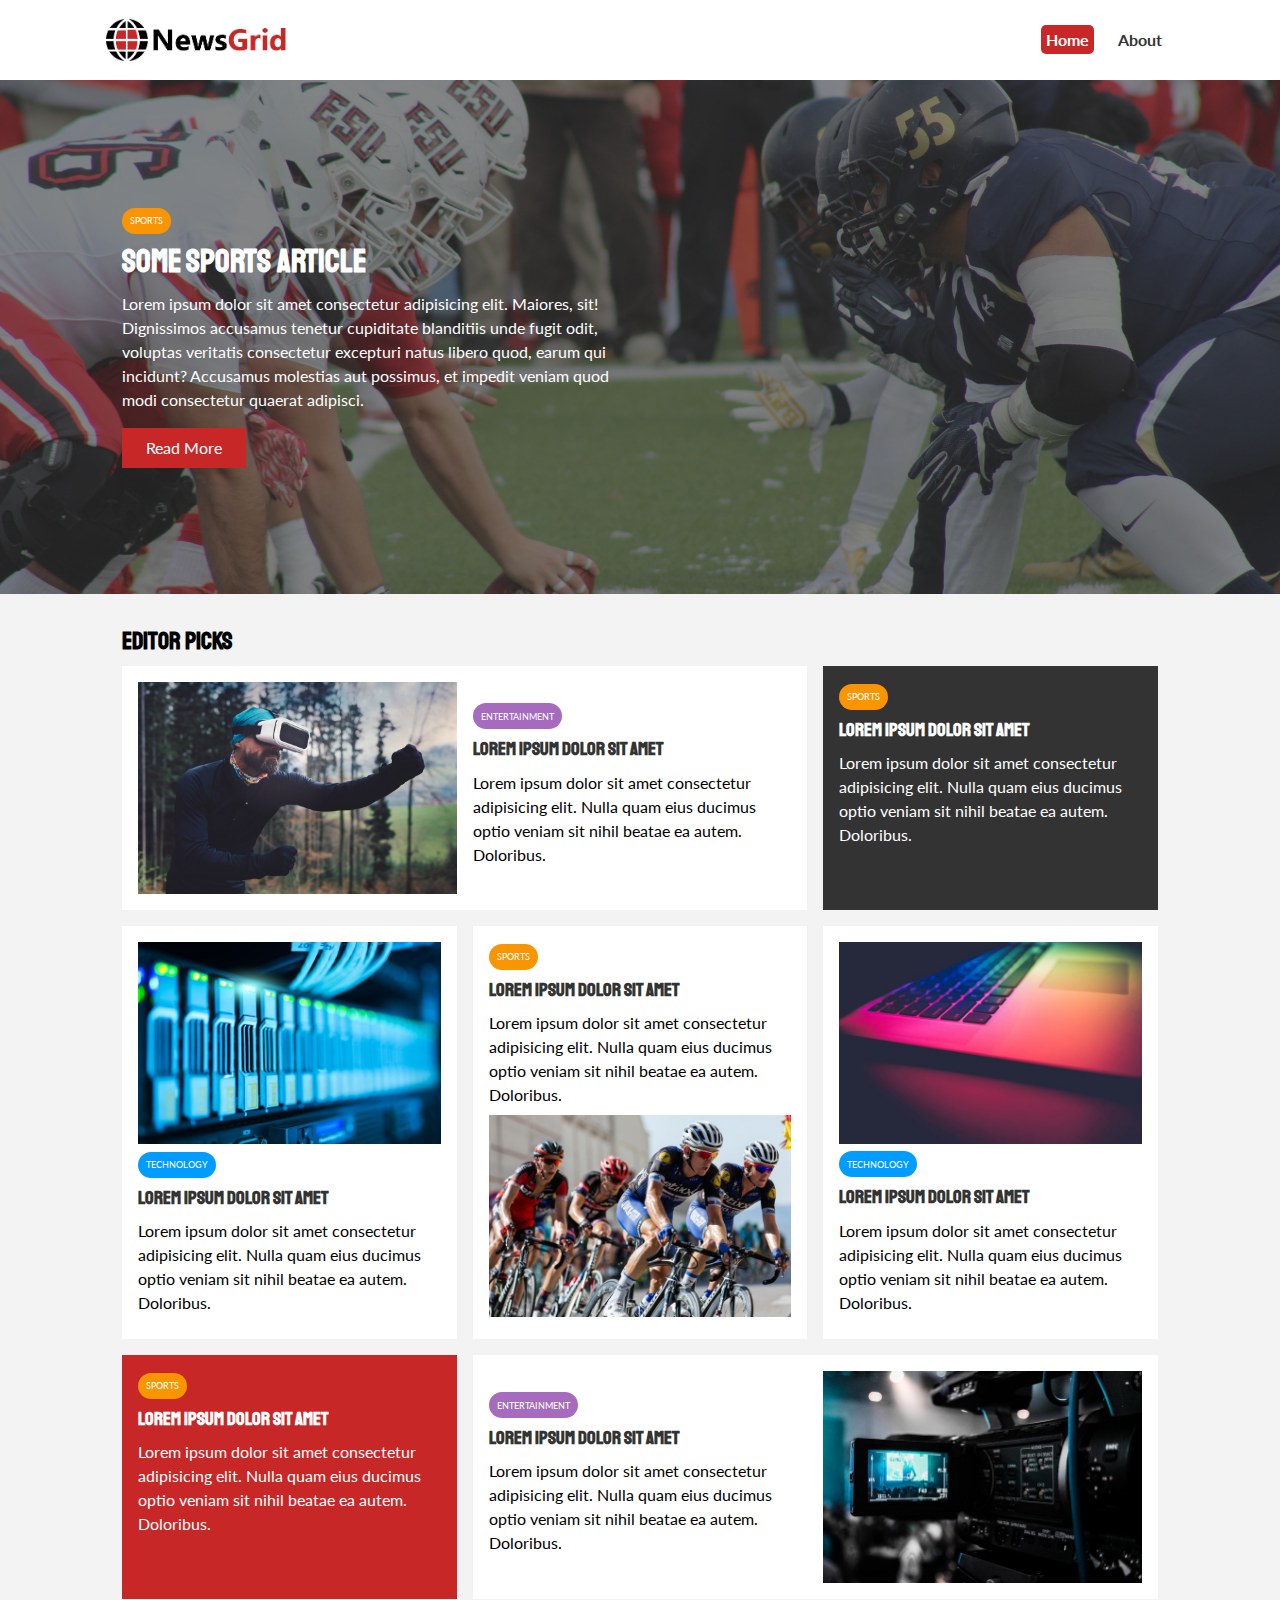
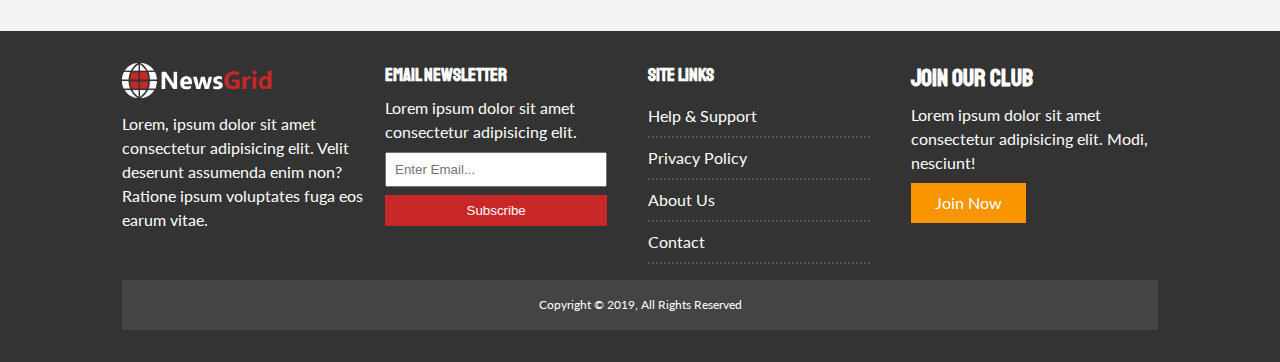
<file: index.html>
<!DOCTYPE html>
<html lang="en">

<head>
    <meta charset="UTF-8">
    <meta http-equiv="X-UA-Compatible" content="IE=edge">
    <meta name="viewport" content="width=device-width, initial-scale=1.0">
    <link rel="stylesheet" href="https://use.fontawesome.com/releases/v5.6.3/css/all.css"
        integrity="sha384-UHRtZLI+pbxtHCWp1t77Bi1L4ZtiqrqD80Kn4Z8NTSRyMA2Fd33n5dQ8lWUE00s/" crossorigin="anonymous">
    <link href="https://fonts.googleapis.com/css?family=Lato|Staatliches" rel="stylesheet">
    <link rel="stylesheet" href="style.css">
    <link rel="stylesheet" media="screen and (max-width: 768px)" href="mobile.css">
    <link rel="icon" type="image/png" sizes="16x16" href="/favicon-16x16.png">
    <title>NewsGrid | LatestNews</title>
</head>

<body>
    <nav id="main-nav">
        <div class="container">
            <img src="./image_resources/logo.png" alt="NewsGrid" class="logo">
            <div class="social">
                <a href="http://facebook.com" target="_blank"><i class="fab fa-facebook fa-2x"></i></a>
                <a href="http://twitter.com" target="_blank"><i class="fab fa-twitter fa-2x"></i></a>
                <a href="http://instagram.com" target="_blank"><i class="fab fa-instagram fa-2x"></i></a>
                <a href="http://youtube.com" target="_blank"><i class="fab fa-youtube fa-2x"></i></a>
            </div>
            <ul>
                <li><a class="current" href="index.html">Home</a></li>
                <li><a href="about.html">About</a></li>
            </ul>
        </div>
    </nav>

    <header id="showcase">
        <div class="container">
            <div class="showcase-container">
                <div class="showcase-content">
                    <div class="category category-sports">Sports</div>
                    <h1>Some Sports Article</h1>
                    <p>Lorem ipsum dolor sit amet consectetur adipisicing elit. Maiores, sit! Dignissimos accusamus
                        tenetur cupiditate blanditiis unde fugit odit, voluptas veritatis consectetur excepturi natus
                        libero quod, earum qui incidunt? Accusamus molestias aut possimus, et impedit veniam quod modi
                        consectetur quaerat adipisci.
                    </p>
                    <a href="article.html" class="btn btn-primary">Read More</a>
                </div>
            </div>
        </div>
    </header>

    <!-- Home Articles -->
    <section id="home-articles" class="py-2">
        <div class="container">
            <h2>Editor Picks</h2>
            <div class="articles-container">
                <article class="card">
                    <img src="/image_resources/articles/ent1.jpg" alt="">
                    <div>
                        <div class="category category-ent">Entertainment</div>
                        <h3>
                            <a href="article.html">Lorem ipsum dolor sit amet</a>
                        </h3>
                        <p>Lorem ipsum dolor sit amet consectetur adipisicing elit. Nulla quam eius ducimus optio veniam
                            sit nihil beatae ea autem. Doloribus.</p>
                    </div>
                </article>
                <article class="card bg-dark">
                    <div class="category category-sports">Sports</div>
                    <h3>
                        <a href="article.html">Lorem ipsum dolor sit amet</a>
                    </h3>
                    <p>Lorem ipsum dolor sit amet consectetur adipisicing elit. Nulla quam eius ducimus optio veniam sit
                        nihil beatae ea autem. Doloribus.</p>
                </article>
                <article class="card">
                    <img src="/image_resources/articles/tech1.jpg" alt="">
                    <div class="category category-tech">Technology</div>
                    <h3>
                        <a href="article.html">Lorem ipsum dolor sit amet</a>
                    </h3>
                    <p>Lorem ipsum dolor sit amet consectetur adipisicing elit. Nulla quam eius ducimus optio veniam sit
                        nihil beatae ea autem. Doloribus.</p>
                </article>
                <article class="card">
                    <div class="category category-sports">Sports</div>
                    <h3>
                        <a href="article.html">Lorem ipsum dolor sit amet</a>
                    </h3>
                    <p>Lorem ipsum dolor sit amet consectetur adipisicing elit. Nulla quam eius ducimus optio veniam sit
                        nihil beatae ea autem. Doloribus.</p>
                    <img src="/image_resources/articles/sports1.jpg" alt="">
                </article>
                <article class="card">
                    <img src="/image_resources/articles/tech2.jpg" alt="">
                    <div class="category category-tech">Technology</div>
                    <h3>
                        <a href="article.html">Lorem ipsum dolor sit amet</a>
                    </h3>
                    <p>Lorem ipsum dolor sit amet consectetur adipisicing elit. Nulla quam eius ducimus optio veniam sit
                        nihil beatae ea autem. Doloribus.</p>
                </article>
                <article class="card bg-primary">
                    <div class="category category-sports">Sports</div>
                    <h3>
                        <a href="article.html">Lorem ipsum dolor sit amet</a>
                    </h3>
                    <p>Lorem ipsum dolor sit amet consectetur adipisicing elit. Nulla quam eius ducimus optio veniam sit
                        nihil beatae ea autem. Doloribus.</p>
                </article>
                <article class="card">
                    <div>
                        <div class="category category-ent">Entertainment</div>
                        <h3>
                            <a href="article.html">Lorem ipsum dolor sit amet</a>
                        </h3>
                        <p>Lorem ipsum dolor sit amet consectetur adipisicing elit. Nulla quam eius ducimus optio veniam
                            sit nihil beatae ea autem. Doloribus.</p>
                    </div>
                    <img src="/image_resources/articles/ent2.jpg" alt="">
                </article>
            </div>
        </div>
    </section>

    <footer id="main-footer" class="py-2">
        <div class="container footer-container">
          <div>
            <img src="/image_resources/logo_light.png" alt="NewsGrid">
            <p>Lorem, ipsum dolor sit amet consectetur adipisicing elit. Velit deserunt assumenda enim non? Ratione ipsum voluptates fuga eos earum vitae.</p>
          </div>
          <div>
            <h3>Email Newsletter</h3>
            <p>Lorem ipsum dolor sit amet consectetur adipisicing elit.</p>
            <form>
              <input type="email" placeholder="Enter Email...">
              <input type="submit" value="Subscribe" class="btn btn-primary">
            </form>
          </div>
          <div>
            <h3>Site Links</h3>
            <ul class="list">
              <li><a href="#">Help & Support</a></li>
              <li><a href="#">Privacy Policy</a></li>
              <li><a href="#">About Us</a></li>
              <li><a href="#">Contact</a></li>
            </ul>
          </div>
          <div>
            <h2>Join Our Club</h2>
            <p>Lorem ipsum dolor sit amet consectetur adipisicing elit. Modi, nesciunt!</p>
            <a href="#" class="btn btn-secondary">Join Now</a>
          </div>
          <div>
            <p>
              Copyright &copy; 2019, All Rights Reserved
            </p>
          </div>
        </div>
      </footer>
</body>

</html>
</file>
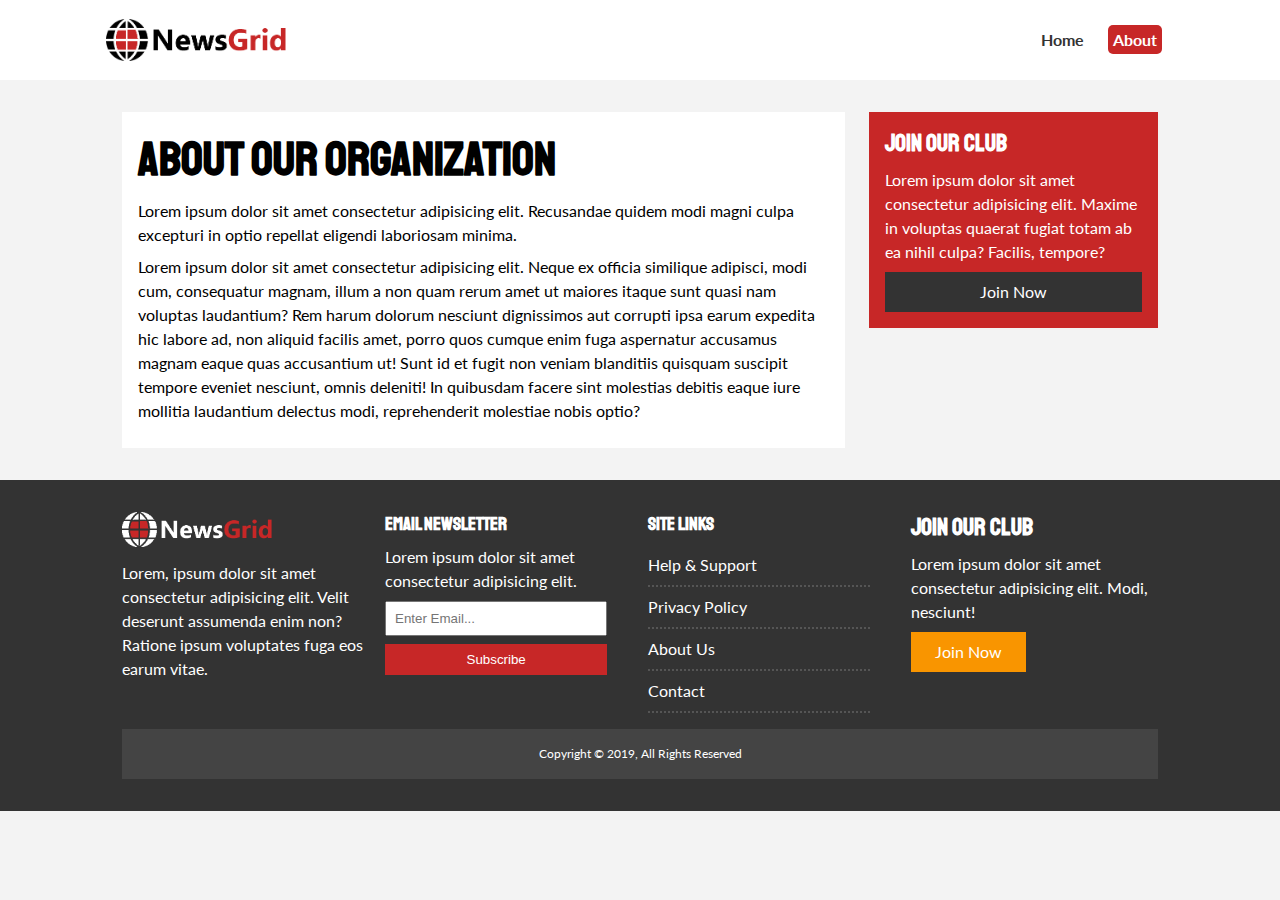
<file: about.html>
<!DOCTYPE html>
<html lang="en">

<head>
    <meta charset="UTF-8">
    <meta http-equiv="X-UA-Compatible" content="IE=edge">
    <meta name="viewport" content="width=device-width, initial-scale=1.0">
    <link rel="stylesheet" href="https://use.fontawesome.com/releases/v5.6.3/css/all.css"
        integrity="sha384-UHRtZLI+pbxtHCWp1t77Bi1L4ZtiqrqD80Kn4Z8NTSRyMA2Fd33n5dQ8lWUE00s/" crossorigin="anonymous">
    <link href="https://fonts.googleapis.com/css?family=Lato|Staatliches" rel="stylesheet">
    <link rel="stylesheet" media="screen and (max-width: 768px)" href="mobile.css">
    <link rel="stylesheet" href="style.css">
    <link rel="icon" type="image/png" sizes="16x16" href="/favicon-16x16.png">
    <title>NewsGrid | About</title>
</head>

<body>
    <nav id="main-nav">
        <div class="container">
            <img src="./image_resources/logo.png" alt="NewsGrid" class="logo">
            <div class="social">
                <a href="http://facebook.com" target="_blank"><i class="fab fa-facebook fa-2x"></i></a>
                <a href="http://twitter.com" target="_blank"><i class="fab fa-twitter fa-2x"></i></a>
                <a href="http://instagram.com" target="_blank"><i class="fab fa-instagram fa-2x"></i></a>
                <a href="http://youtube.com" target="_blank"><i class="fab fa-youtube fa-2x"></i></a>
            </div>
            <ul>
                <li><a href="index.html">Home</a></li>
                <li><a class="current" href="about.html">About</a></li>
            </ul>
        </div>
    </nav>

    <section id="about">
        <div class="container">
            <div class="page-container">
                <article class="card">
                    <h1 class="l-heading">About Our Organization</h1>
                    <p>Lorem ipsum dolor sit amet consectetur adipisicing elit. Recusandae quidem modi magni culpa
                        excepturi in optio repellat eligendi laboriosam minima.</p>
                    <p>Lorem ipsum dolor sit amet consectetur adipisicing elit. Neque ex officia similique adipisci,
                        modi cum, consequatur magnam, illum a non quam rerum amet ut maiores itaque sunt quasi nam
                        voluptas laudantium? Rem harum dolorum nesciunt dignissimos aut corrupti ipsa earum expedita hic
                        labore ad, non aliquid facilis amet, porro quos cumque enim fuga aspernatur accusamus magnam
                        eaque quas accusantium ut! Sunt id et fugit non veniam blanditiis quisquam suscipit tempore
                        eveniet nesciunt, omnis deleniti! In quibusdam facere sint molestias debitis eaque iure mollitia
                        laudantium delectus modi, reprehenderit molestiae nobis optio?</p>
                </article>
                <aside class="card bg-primary">
                    <h2>Join Our Club</h2>
                    <p>Lorem ipsum dolor sit amet consectetur adipisicing elit. Maxime in voluptas quaerat fugiat totam
                        ab ea nihil culpa? Facilis, tempore?</p>
                        <a href="#" class="btn btn-dark btn-block">Join Now</a>
                </aside>
            </div>
        </div>
    </section>

    <footer id="main-footer" class="py-2">
        <div class="container footer-container">
            <div>
                <img src="/image_resources/logo_light.png" alt="NewsGrid">
                <p>Lorem, ipsum dolor sit amet consectetur adipisicing elit. Velit deserunt assumenda enim non? Ratione
                    ipsum voluptates fuga eos earum vitae.</p>
            </div>
            <div>
                <h3>Email Newsletter</h3>
                <p>Lorem ipsum dolor sit amet consectetur adipisicing elit.</p>
                <form>
                    <input type="email" placeholder="Enter Email...">
                    <input type="submit" value="Subscribe" class="btn btn-primary">
                </form>
            </div>
            <div>
                <h3>Site Links</h3>
                <ul class="list">
                    <li><a href="#">Help & Support</a></li>
                    <li><a href="#">Privacy Policy</a></li>
                    <li><a href="#">About Us</a></li>
                    <li><a href="#">Contact</a></li>
                </ul>
            </div>
            <div>
                <h2>Join Our Club</h2>
                <p>Lorem ipsum dolor sit amet consectetur adipisicing elit. Modi, nesciunt!</p>
                <a href="#" class="btn btn-secondary">Join Now</a>
            </div>
            <div>
                <p>
                    Copyright &copy; 2019, All Rights Reserved
                </p>
            </div>
        </div>
    </footer>
</body>

</html>
</file>
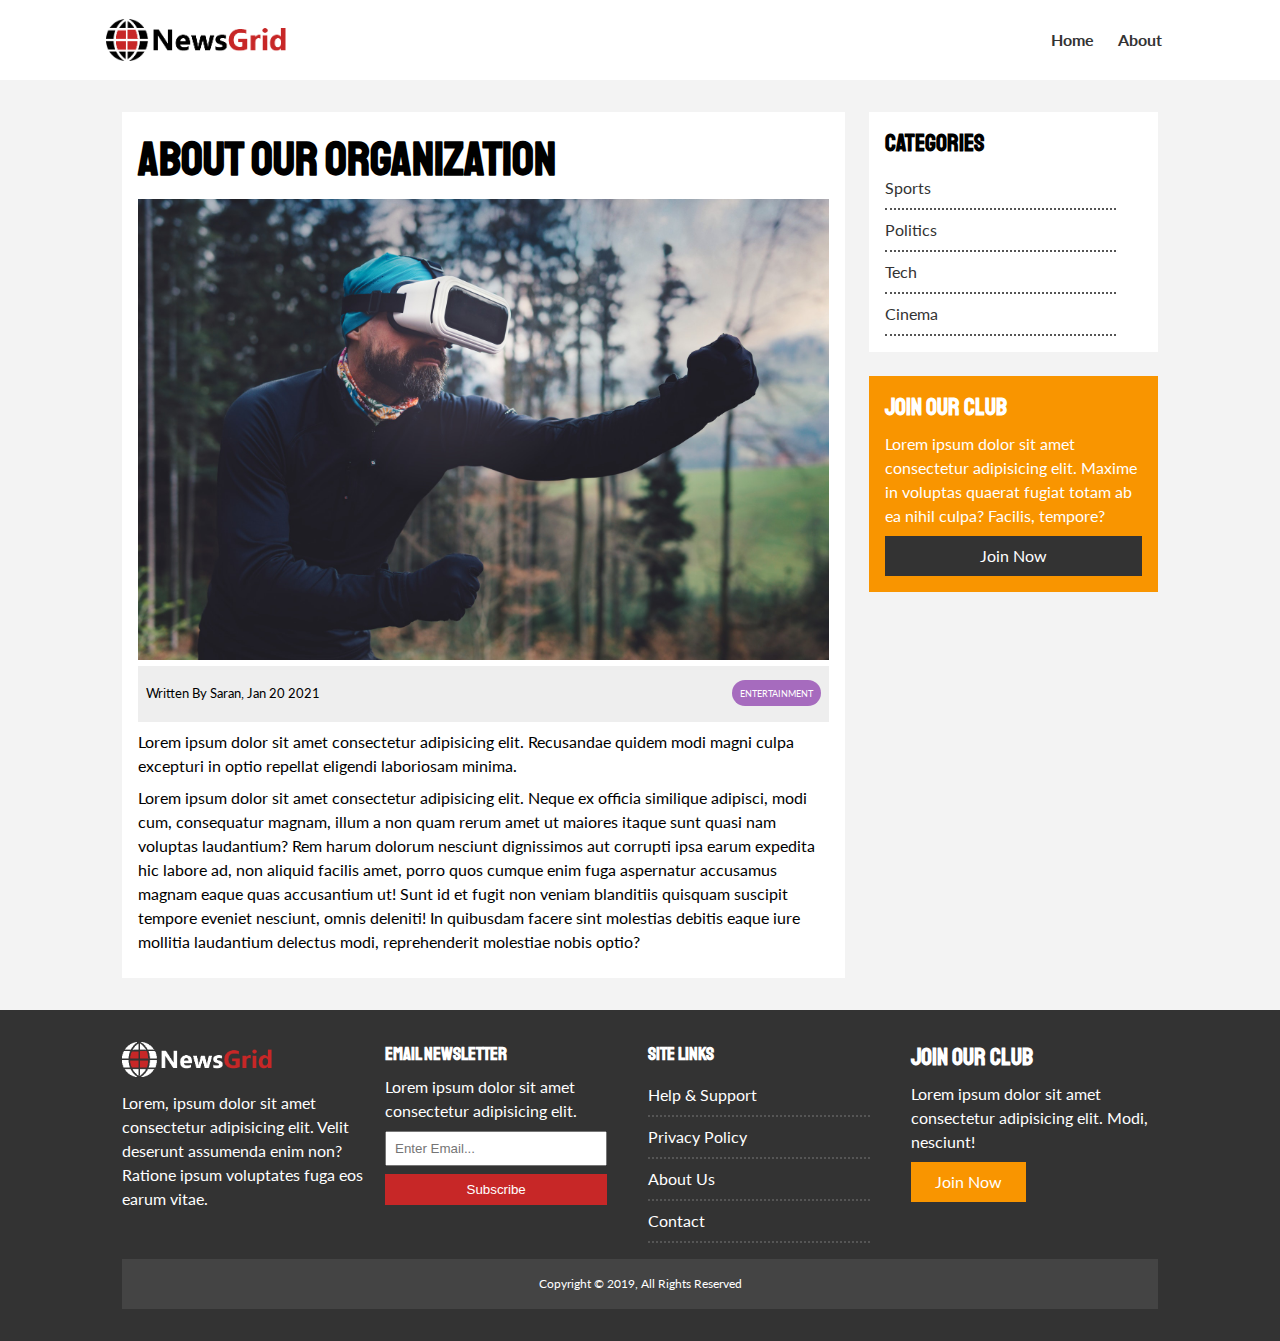
<file: article.html>
<!DOCTYPE html>
<html lang="en">

<head>
    <meta charset="UTF-8">
    <meta http-equiv="X-UA-Compatible" content="IE=edge">
    <meta name="viewport" content="width=device-width, initial-scale=1.0">
    <link rel="stylesheet" href="https://use.fontawesome.com/releases/v5.6.3/css/all.css"
        integrity="sha384-UHRtZLI+pbxtHCWp1t77Bi1L4ZtiqrqD80Kn4Z8NTSRyMA2Fd33n5dQ8lWUE00s/" crossorigin="anonymous">
    <link href="https://fonts.googleapis.com/css?family=Lato|Staatliches" rel="stylesheet">
    <link rel="stylesheet" media="screen and (max-width: 768px)" href="mobile.css">
    <link rel="stylesheet" href="style.css">
    <link rel="icon" type="image/png" sizes="16x16" href="/favicon-16x16.png">
    <title>NewsGrid | Latest News</title>
</head>

<body>
    <nav id="main-nav">
        <div class="container">
            <img src="./image_resources/logo.png" alt="NewsGrid" class="logo">
            <div class="social">
                <a href="http://facebook.com" target="_blank"><i class="fab fa-facebook fa-2x"></i></a>
                <a href="http://twitter.com" target="_blank"><i class="fab fa-twitter fa-2x"></i></a>
                <a href="http://instagram.com" target="_blank"><i class="fab fa-instagram fa-2x"></i></a>
                <a href="http://youtube.com" target="_blank"><i class="fab fa-youtube fa-2x"></i></a>
            </div>
            <ul>
                <li><a href="index.html">Home</a></li>
                <li><a href="about.html">About</a></li>
            </ul>
        </div>
    </nav>

    <section id="about">
        <div class="container">
            <div class="page-container">
                <article class="card">
                    <h1 class="l-heading">About Our Organization</h1>
                    <img src="/image_resources/articles/ent1.jpg" alt="">
                    <div class="meta">
                        <small>
                            <i class="fas fa-user"></i> Written By Saran, Jan 20 2021
                        </small>
                        <div class="category category-ent">Entertainment</div>
                    </div>
                    <p>Lorem ipsum dolor sit amet consectetur adipisicing elit. Recusandae quidem modi magni culpa
                        excepturi in optio repellat eligendi laboriosam minima.</p>
                    <p>Lorem ipsum dolor sit amet consectetur adipisicing elit. Neque ex officia similique adipisci,
                        modi cum, consequatur magnam, illum a non quam rerum amet ut maiores itaque sunt quasi nam
                        voluptas laudantium? Rem harum dolorum nesciunt dignissimos aut corrupti ipsa earum expedita hic
                        labore ad, non aliquid facilis amet, porro quos cumque enim fuga aspernatur accusamus magnam
                        eaque quas accusantium ut! Sunt id et fugit non veniam blanditiis quisquam suscipit tempore
                        eveniet nesciunt, omnis deleniti! In quibusdam facere sint molestias debitis eaque iure mollitia
                        laudantium delectus modi, reprehenderit molestiae nobis optio?</p>
                </article>
                <aside id="categories" class="card">
                    <h2>Categories</h2>
                    <ul class="list">
                        <li><a href="#"><i class="fa fa-chevron-right"></i> Sports</a></li>
                        <li><a href="#"><i class="fa fa-chevron-right"></i> Politics</a></li>
                        <li><a href="#"><i class="fa fa-chevron-right"></i> Tech</a></li>
                        <li><a href="#"><i class="fa fa-chevron-right"></i> Cinema</a></li>
                    </ul>
                </aside>
                <aside class="card bg-secondary">
                    <h2>Join Our Club</h2>
                    <p>Lorem ipsum dolor sit amet consectetur adipisicing elit. Maxime in voluptas quaerat fugiat totam
                        ab ea nihil culpa? Facilis, tempore?</p>
                        <a href="#" class="btn btn-dark btn-block">Join Now</a>
                </aside>
            </div>
        </div>
    </section>

    <footer id="main-footer" class="py-2">
        <div class="container footer-container">
            <div>
                <img src="/image_resources/logo_light.png" alt="NewsGrid">
                <p>Lorem, ipsum dolor sit amet consectetur adipisicing elit. Velit deserunt assumenda enim non? Ratione
                    ipsum voluptates fuga eos earum vitae.</p>
            </div>
            <div>
                <h3>Email Newsletter</h3>
                <p>Lorem ipsum dolor sit amet consectetur adipisicing elit.</p>
                <form>
                    <input type="email" placeholder="Enter Email...">
                    <input type="submit" value="Subscribe" class="btn btn-primary">
                </form>
            </div>
            <div>
                <h3>Site Links</h3>
                <ul class="list">
                    <li><a href="#">Help & Support</a></li>
                    <li><a href="#">Privacy Policy</a></li>
                    <li><a href="#">About Us</a></li>
                    <li><a href="#">Contact</a></li>
                </ul>
            </div>
            <div>
                <h2>Join Our Club</h2>
                <p>Lorem ipsum dolor sit amet consectetur adipisicing elit. Modi, nesciunt!</p>
                <a href="#" class="btn btn-secondary">Join Now</a>
            </div>
            <div>
                <p>
                    Copyright &copy; 2019, All Rights Reserved
                </p>
            </div>
        </div>
    </footer>
</body>

</html>
</file>
<file: style.css>
:root{
    --primary-color:#c72727;
    --secondary-color:#f99500;
    --light-color:#f3f3f3;
    --dark-color:#333;
    --max-width: 1100px;
}

.category{
    --sports-color:#f99500;
    --ent-color:#a66bbe;
    --tech-color:#009cff;
}
.category-sports{background: var(--sports-color)}
.category-ent{background: var(--ent-color)}
.category-tech{background: var(--tech-color)}

.category{
    display: inline-block;
    color: #fff;
    padding: 0.4rem 0.5rem;
    font-size: 0.55rem;
    text-transform: uppercase;
    border-radius: 15px;
    margin-bottom: 0.5rem;
}

.btn{
    display: inline-block;
    color: #fff;
    border: none;
    background: var(--dark-color);
    padding: 0.5rem 1.5rem;
}

.card{
    background: #fff;
    padding: 1rem;
}
.btn-light{background: var(--light-color);}
.btn-primary{background: var(--primary-color);}
.btn-secondary{background: var(--secondary-color);}
.l-heading{
    font-size: 3rem;
}
.btn-block{
    display: block;
    width: 100%;
    text-align: center;
}
.bg-dark{
    background: var(--dark-color);
    color: #fff;
}
.bg-primary{
    background: var(--primary-color);
    color: #fff;
}
.bg-secondary{
    background: var(--secondary-color);
    color: #fff;
}
.py-1{padding: 1.5rem 0;}
.py-2{padding: 2rem 0;}
.py-3{padding: 3rem 0;}

.p-1{padding: 1.5rem;}
.p-2{padding: 2rem;}
.p-3{padding: 3rem;}
.bg-dark h1,
.bg-dark h2,
.bg-dark h3,
.bg-dark a,
.bg-primary h1,
.bg-primary h2,
.bg-primary h3,
.bg-primary a,
.bg-secondary h1,
.bg-secondary h2,
.bg-secondary h3,
.bg-secondary a{
    color: #fff;
}


.btn:hover{
    opacity: 0.9;
}
*{
    margin: 0;
    padding: 0;
    box-sizing: border-box;
}

body{
    font-family: 'Lato', sans-serif;
    line-height: 1.5;
    background: var(--light-color);
}
p{
    margin: .5rem 0;
}

a{
    text-decoration: none;
    color: #333;
}

ul{
    list-style: none;
}

img{
    max-width: 100%;
}

h1,h2,h3,h4,h5,h6{
    font-family:'Staatliches', cursive;
    margin-bottom: 0.55rem;
    line-height: 1.3;
}

/* Utility Classes */
article .meta{
    display:flex;
    justify-content: space-between;
    align-items: center;
    background: #eee;
    padding: 0.5rem;
}
.meta .category{
    margin-top: 0.4rem;
}
.container{
    max-width: var(--max-width);
    margin: auto;
    padding: 0 2rem;
    overflow: hidden;
}

.list li{
    padding: 0.5rem 0;
    border-bottom: #555 dotted 2px;
    width: 90%;
}

.list li a:hover{
    color: var(--primary-color) !important;
}

.page-container{
    display: grid;
    grid-template-columns: 5fr 2fr;
    margin: 2rem 0;
    grid-gap: 1.5rem;
}

.page-container > *:first-child{
    grid-row: 1/span 6;
}

#main-nav{
    background: #fff;
    position: sticky;
    top: 0;
    z-index: 2;
}

#main-nav .container{
    display: grid;
    grid-template-columns: 6fr 3fr 2fr;
    padding: 1rem;
    align-items: center;
}

#main-nav .logo{
    width: 180px;
}

#main-nav ul{
    display: flex;
    justify-self: end;
}

#main-nav ul li{
    padding: 0.75rem;
    font-weight: bold;
}

#main-nav ul li a.current{
    background: var(--primary-color);
    color: #fff;
    padding: 0.3rem;
    border: none;
    border-radius: 5px;
}

#main-nav ul li a:hover{
    background: var(--light-color);
    color: var(--dark-color);
}

#main-nav .social{
    justify-self: center;
}

#main-nav .social i{
    color: #777;
    margin-right: .5rem;
}

#showcase{
    color: #fff;
    background: #333;
    padding: 2rem;
    position: relative;
}

#showcase:before{
    content: '';
    background: url(/image_resources/featured.jpg) no-repeat center center/cover;
    position: absolute;
    top: 0;
    left: 0;
    height: 100%;
    width: 100%;
    opacity: 0.4;
}

#showcase .showcase-container{
    display: grid;
    grid-template-columns: repeat(2,1fr);
    justify-content: center;
    align-items: center;
    height: 50vh;
}

#showcase .showcase-content{
    z-index: 1;
}

#showcase .showcase-content p{
    margin-bottom: 1rem;
}

/* Home Articles */
#home-articles .articles-container{
    display: grid;
    grid-template-columns: repeat(3,1fr);
    grid-gap: 1rem;
}

#home-articles .articles-container > *:first-child,
#home-articles .articles-container > *:last-child{
    display: grid;
    grid-template-columns: repeat(2,1fr);
    align-items: center;
    grid-gap: 1rem;
    grid-column: 1 /span 2;
}

#home-articles .articles-container > *:last-child{
    grid-column: 2 /span 2;
}

/* Footer */

#main-footer{
    background: var(--dark-color);
    color: #fff;
}

#main-footer img{
    width:150px;
}

#main-footer a{
    color: #fff;
}
#main-footer .footer-container{
    display: grid;
    grid-template-columns: repeat(4,1fr);
    grid-gap: 1rem;
}
#main-footer .footer-container > *:last-child{
    background: #444;
    grid-column: 1 /span 4;
    text-align: center;
    padding: 0.5rem;
    font-size: 0.75rem;
}

#main-footer .footer-container input[type='email']{
    width: 90%;
    padding: 0.5rem;
    margin-bottom: 0.5rem;
}

#main-footer .footer-container input[type='submit']{
    width: 90%;
}
</file>
<file: mobile.css>
/* Navigation */
#main-nav .social {
    display: none;
  }
  
  #main-nav .container {
    grid-template-columns: 1fr;
    grid-gap: 1.2rem;
  }
  
  #main-nav ul,
  #main-nav .logo {
    justify-self: center;
  }
  
  #main-nav ul li a {
    padding: 0.50rem;
  }
  
  #home-articles .articles-container {
    grid-template-columns: repeat(2, 1fr);
  }
  
  #home-articles .articles-container > *:first-child,
  #home-articles .articles-container > *:last-child {
    grid-template-columns: 1fr;
    grid-column: 1;
  }
  
  @media(max-width: 600px) {
    /* Stack Grid Items */
    #showcase .showcase-container,
    #home-articles .articles-container,
    #main-footer .footer-container {
      grid-template-columns: 1fr !important;
    }
  
    #main-footer .footer-container > *:last-child {
      grid-column: 1 !important;
    }
  
    #main-footer .footer-container > *:first-child,
    #main-footer .footer-container > *:nth-child(2){
      border-bottom: #444 dotted 1px;
      padding-bottom: 1rem;
    }
  
    .page-container {
      grid-template-columns: 1fr !important;
      text-align: center;
    }
  
    .page-container > *:first-child {
      grid-row: 1;
    }
  
    .l-heading {
      font-size: 2rem;
    }
  }
</file>
